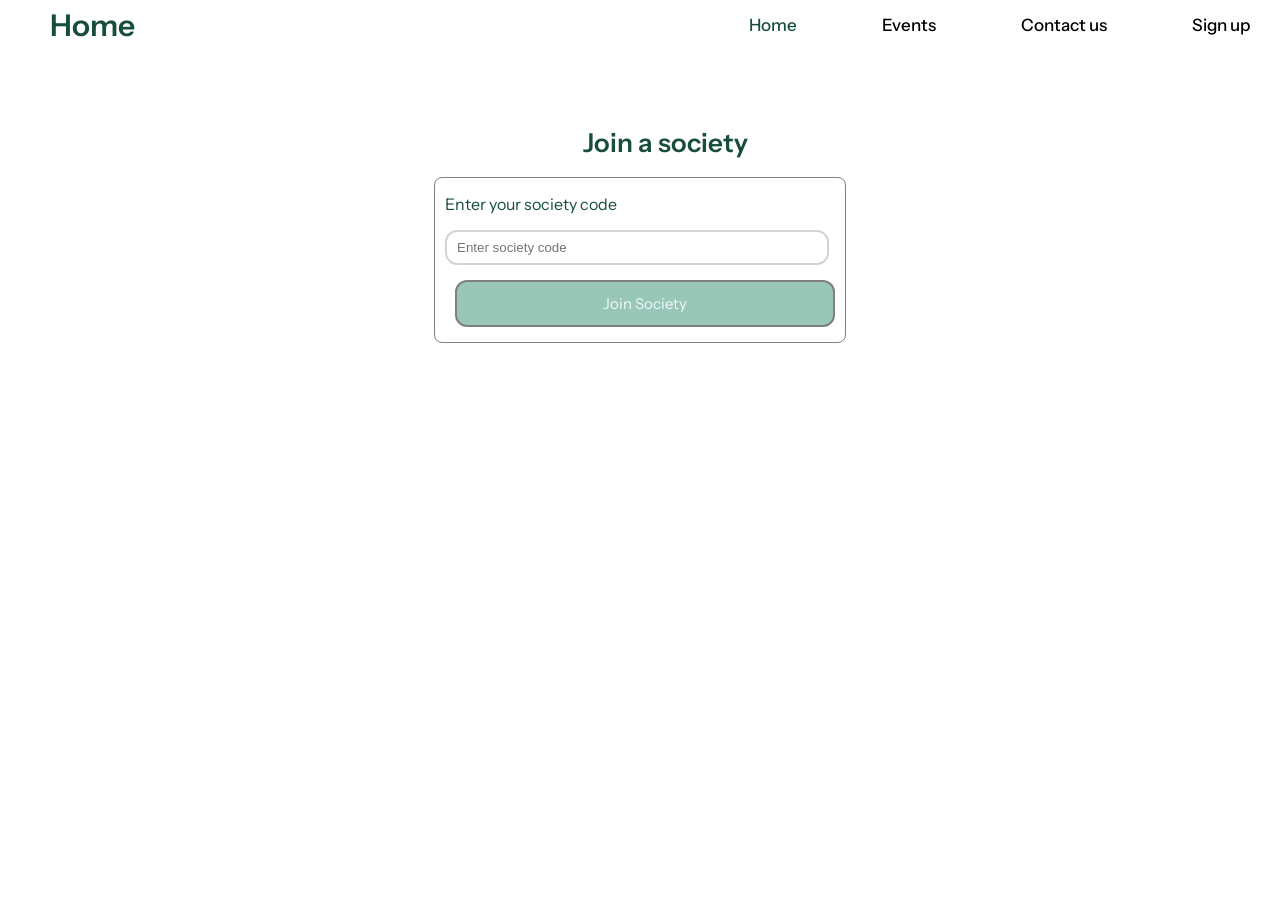
<file: index.html>
<!DOCTYPE html>
<html lang="en">
<head>
    <meta charset="UTF-8">
    <meta name="viewport" content="width=device-width, initial-scale=1.0">
    <title>Keele Events</title>

    <link rel="preconnect" href="https://fonts.googleapis.com">
    <link rel="preconnect" href="https://fonts.gstatic.com" crossorigin>
    <link href="https://fonts.googleapis.com/css2?family=Instrument+Sans:ital,wght@0,400..700;1,400..700&display=swap" rel="stylesheet">

    <link rel="stylesheet" href="default.css">
</head>

<body>

    <header>
        <h1>Home</h1>

        <nav>
            <ul>
                <li><a href="index.html" class="active">Home</a></li>
                <li><a href="events.html">Events</a></li>
                <li><a href="contact.html">Contact us</a></li>           
                <li><a href="reg.html">Sign up</a></li>
            </ul>
        </nav>
        
    </header>

    <main>
        <!--Creating the "Join a society" box-->
        <h1>Join a society</h1>
        <div  class="join">
            <p>Enter your society code</p>
            <input type="text" placeholder="Enter society code">
            <button type="button">Join Society</button>
        </div>

    <!-- for later use, these are "upcoming events" which will be added sodon enough
        <section class="events">
            <h2> Computing Event Workshop</h2>
            <h3> Date: 25th November</h3>
            <p> Time: 13:30</p>
            <p> Location: Chancellors</p>
        </section>
    -->
    </main>

</body>
</html>
</file>
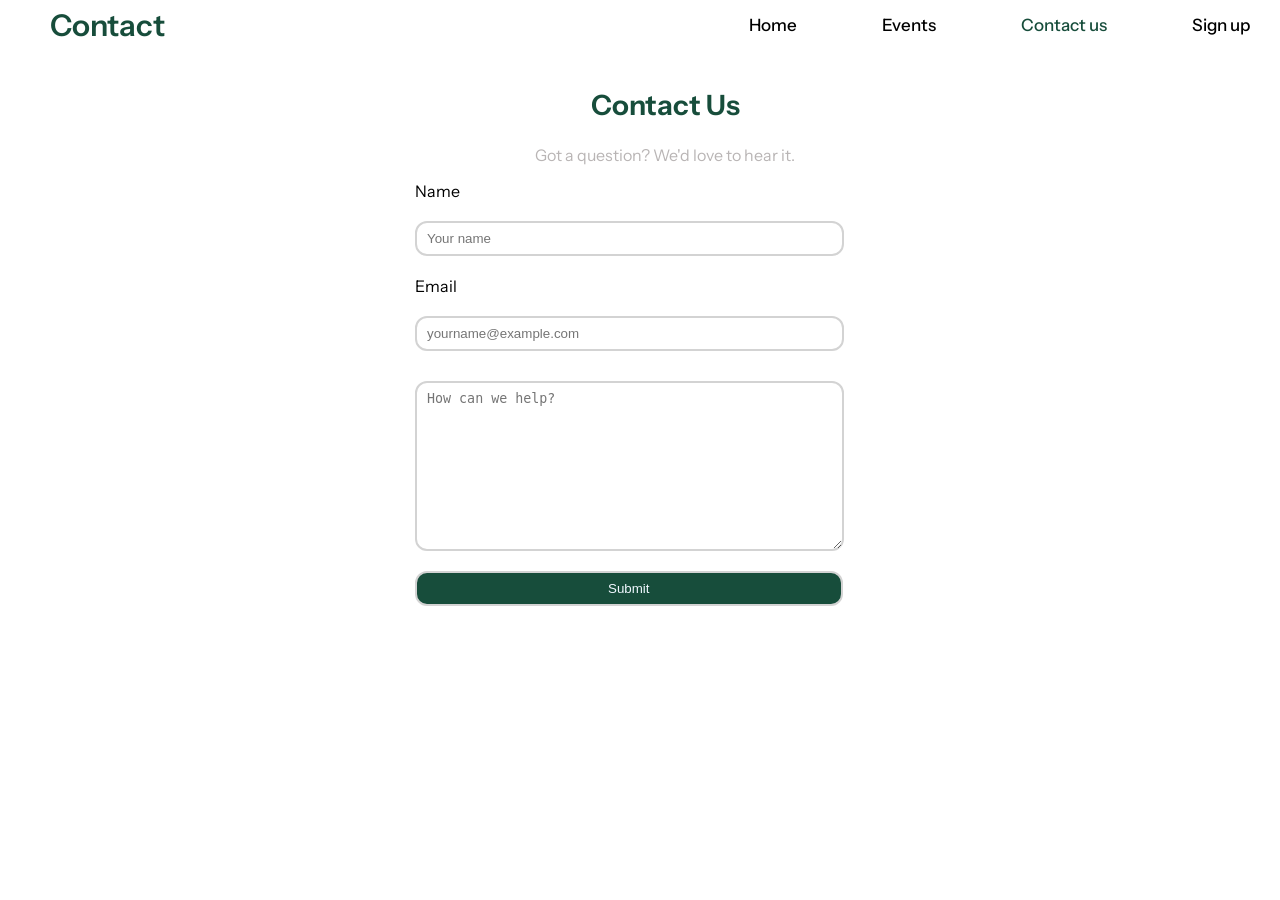
<file: contact.html>
<!DOCTYPE html>
<html lang="en">
<head>
    <meta charset="UTF-8">
    <meta name="viewport" content="width=device-width, initial-scale=1.0">
    <title>Keele Events</title>

    <link rel="preconnect" href="https://fonts.googleapis.com">
    <link rel="preconnect" href="https://fonts.gstatic.com" crossorigin>
    <link href="https://fonts.googleapis.com/css2?family=Instrument+Sans:ital,wght@0,400..700;1,400..700&display=swap" rel="stylesheet">

    <link rel="stylesheet" href="default.css">
    <link rel="stylesheet" href="contact.css">
</head>

<body>

    <header>
        <h1>Contact</h1>

        <nav>
            <ul>
                <li><a href="index.html" >Home</a></li>
                <li><a href="events.html">Events</a></li>
                <li><a href="contact.html"class="active">Contact us</a></li>
            
                <li><a href="reg.html">Sign up</a></li>
            </ul>
        </nav>
        
    </header>

    <main>
        <h2>Contact Us</h2>
        <h3>Got a question? We'd love to hear it.</h3>

        <!--Update this with the correct php page soon-->
        <form class="contact-form" action="index.php" method="POST"> 
            <label for="name">Name</label><br>
            <input type="text" id="name" name="name" placeholder="Your name"><br>
            <label for="email">Email</label><br>
            <input type="email" id="email" name="email" placeholder="yourname@example.com"><br>
            <textarea name="message" rows="10" cols="30" placeholder="How can we help?"></textarea>
            <input type="submit" value="Submit">
        </form>
    </main>

</body>

</html>
</file>
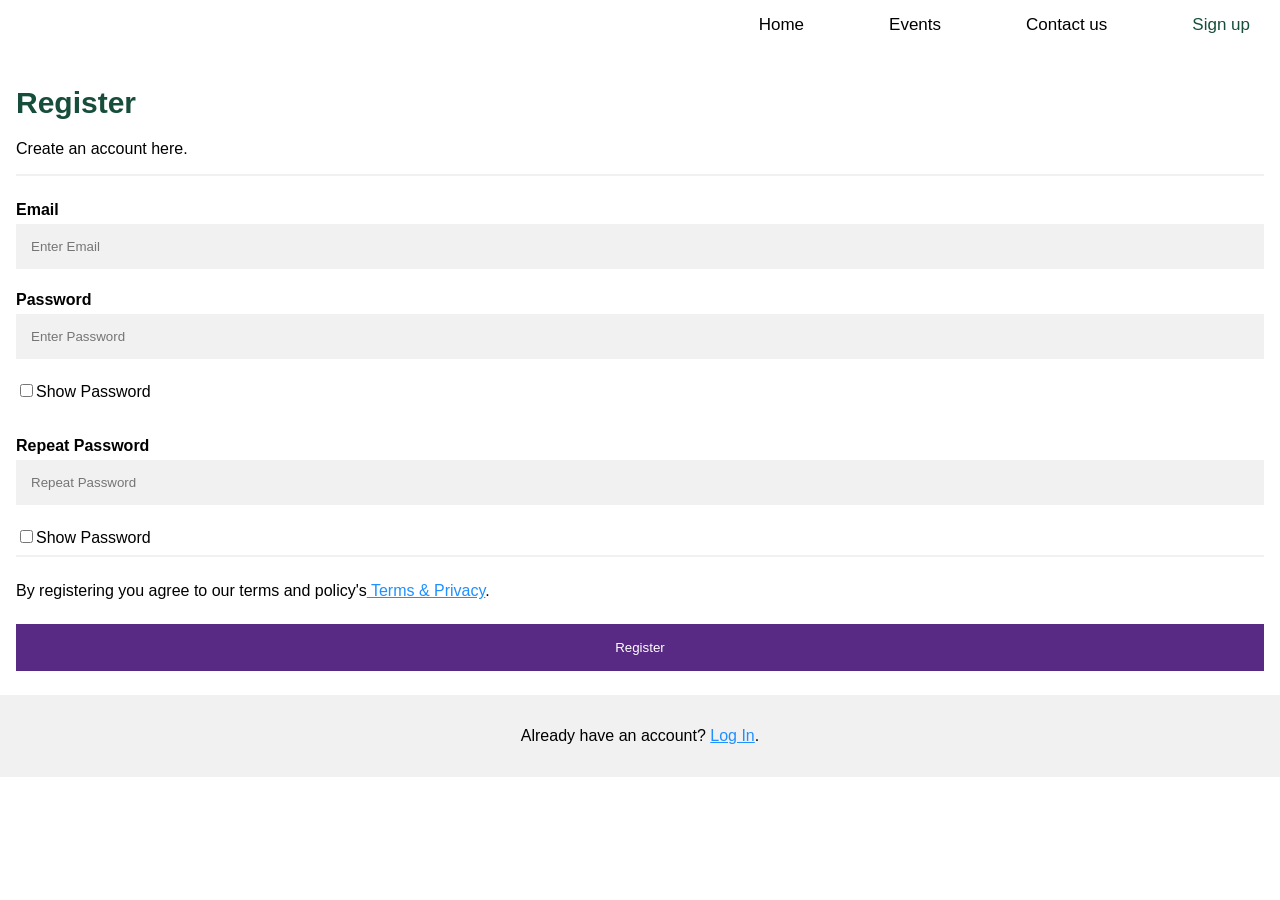
<file: reg.html>
<!DOCTYPE html>
<html lang="en">
<head>
  <meta charset="UTF-8">
  <meta name="viewport" content="width=device-width, initial-scale=1.0">
  <title>Sign Up</title>

  <link rel="stylesheet" href="default.css">
  <link rel="stylesheet" href="reg.css">
</head>
<body>
  
</body>
</html>

<nav>
  <ul>
      <li><a href="index.html">Home</a></li>
      <li><a href="events.html">Events</a></li>
      <li><a href="contact.html">Contact us</a></li>          
      <li><a href="reg.html"class="active">Sign up</a></li>
  </ul>
</nav>

</header>





<form action="action_page.php">
    <div class="container">
      <h1>Register</h1>
      <p>Create an account here.</p>
      <hr>
  
      <label for="email"><b>Email</b></label>
      <input type="text" placeholder="Enter Email" name="email" id="email" required>


  
      <label for="pswrd"><b>Password</b></label>
      <input type="password" placeholder="Enter Password" name="pswrd" id="pswrd" required>


      <!-- toggles password visability -->
      <input type="checkbox" onclick="pswVisability()">Show Password 
      <br>
      <br>
      <br>
      


  
      <label for="pswrd-repeat"><b>Repeat Password</b></label>
      <input type="password" placeholder="Repeat Password" name="pswrd-repeat" id="pswrd-repeat" required>
      <input type="checkbox" onclick="pswrVisability()">Show Password 


      <hr>
  
      <p>By registering you agree to our terms and policy's<a href=""> Terms & Privacy</a>.</p>
      <button type="submit" class="regbtn">Register</button>
    </div>
  
    <div class="container signin">
      <p>Already have an account? <a href="login.html">Log In</a>.</p>
    </div>
  </form>



  <script>
    function pswVisability() {
  var x = document.getElementById("pswrd");
 

  if (x.type === "password") {
    x.type = "text";
  } else {
    x.type = "password";
  }
}




function pswrVisability() {
 
  var x = document.getElementById("pswrd-repeat");

  if (x.type === "password") {
    x.type = "text";
  } else {
    x.type = "password";
  }
}







  </script>
</file>
<file: default.css>
header {
    display: flex;
    justify-content: space-between;
    align-items: center;
}

header h1 {
    margin: 0;
}

nav {
    display: flex;
    align-items: flex-start;
    gap: 35px;
}

ul {
    list-style-type: none;
    justify-content: right;
    margin: 0;
    gap: 25px;
    width: 100%;
    background-color: #ffffff;
    display: flex;
    box-sizing: border-box;
}

ul li a {
    font-family: "Instrument Sans", sans-serif;
    font-weight: 500;
    font-size: 17px;
    display: block;
    color: #000000;
    text-align: center;
    padding: 15px 30px;
    text-decoration: none;
    transition: background-color 0.4s ease;
}

body {
    margin: 0; /*removes whitespace from edges*/
    font-family: "Instrument Sans", sans-serif;
}

@keyframes headerAnimation {
    from {backgrund-color: black;}
    to {backgrund-color: #174d3b;}
}

h1 {
    font-family: "Instrument Sans", sans-serif;
    font-weight: 600;
    font-size: 30px;
    color: #174d3b;
    padding-left: 50px;
    animation-name: headerAnimation;
    animation-duration: 5s;
}

ul li a.active {
    color: #174d3b;
  }

main h1 {
    text-align: center;
    font-size: 26px;
    padding-top: 60px;
    font-weight: 600;
}

main h2 {
    text-align: center;
    font-size: 18px;
    padding-top: 15px;
    font-weight: 500;
    padding-left: 50px;
    color: rgb(188, 182, 182);
}

div.codebox {
    text-align: center;
}

/*Enter society code box*/
.join{
    max-width: 400px;
    max-height: 200px;
    border: 1px solid grey;
    border-radius: 8px;
    margin: 0 auto;
    padding-left: 10px;
}

.join p {
    color: #174d3b;
}

/*Text box*/
.join input {
    border: 2px solid lightgrey;
    border-radius: 12px;
    padding: 8px 10px;
    width: 90%;
    padding-left: 10px
}

/*Join button*/
.join button {
    display: flex;
    justify-content: center;
    align-items: center;
    margin: 0 auto; 
    margin-top: 15px;
    padding: 12px 20px;
    width: 95%;
    background-color:#98c7b7;
    border: 2px solid grey;
    border-radius: 12px;
    cursor: pointer;
    font-size: 12px;
    margin-bottom: 15px;
    color:aliceblue;
    font-family: "Instrument Sans", sans-serif;
    font-size: 15px;
    font-weight: 650px
}
</file>
<file: contact.css>
main h2 {
    text-align: center;
    color: #174d3b;
    font-weight: 650;
    font-size: 28px;
}

main h3 {
    text-align: center;
    color: rgb(185, 181, 181);
    font-weight: 300;
    font-size: 16px;
    padding-left: 50px
}

.contact-form{
    display: flex;
    flex-direction: column;
    max-width: 450px;
    margin: 0 auto;
}

.contact-form input {
    border: 2px solid lightgrey;
    border-radius: 12px;
    padding: 8px 10px;
    width: 90%;
    padding-left: 10px
}
    
.contact-form textarea {
    border: 2px solid lightgrey;
    border-radius: 12px;
    padding: 8px 10px;
    width: 90%;
    padding-left: 10px;
    margin-top: 10px
}

.contact-form input[type="submit"]{   
    border: 2px solid lightgrey;
    border-radius: 12px;
    padding: 8px 10px;
    width: 95%;
    padding-left: 10px;
    background-color: #174d3b;
    color: aliceblue;
    font-weight: 400;
    margin-top: 20px
}
</file>
<file: reg.css>
* {box-sizing: border-box}

/* Adds padding to the containers */
.container {
  padding: 16px;
}

/*Puts header to left*/
header h1{
  padding: 50px;
}

.container h1 {
  padding-left: 0;
}

/* makes the input fields the ful width */
input[type=text], input[type=password] {
  width: 100%;
  padding: 15px;
  margin: 5px 0 22px 0;
  display: inline-block;
  border: none;
  background: #f1f1f1;
}

input[type=text]:focus, input[type=password]:focus {
  background-color: #ddd;
  outline: none;
}

/* Overwrites the default hr style */
hr {
  border: 1px solid #f1f1f1;
  margin-bottom: 25px;
}

/* Styles the big reigister button */
.regbtn {
  background-color: #471377;
  color: white;
  padding: 16px 20px;
  margin: 8px 0;
  border: none;
  cursor: pointer;
  width: 100%;
  opacity: 0.9;
}

.regbtn:hover {
  opacity:1;
}

/* makes the a tag blue*/
a {
  color: dodgerblue;
}

/* Set a gray background */
.signin {
  background-color: #f1f1f1;
  text-align: center;
}
</file>
